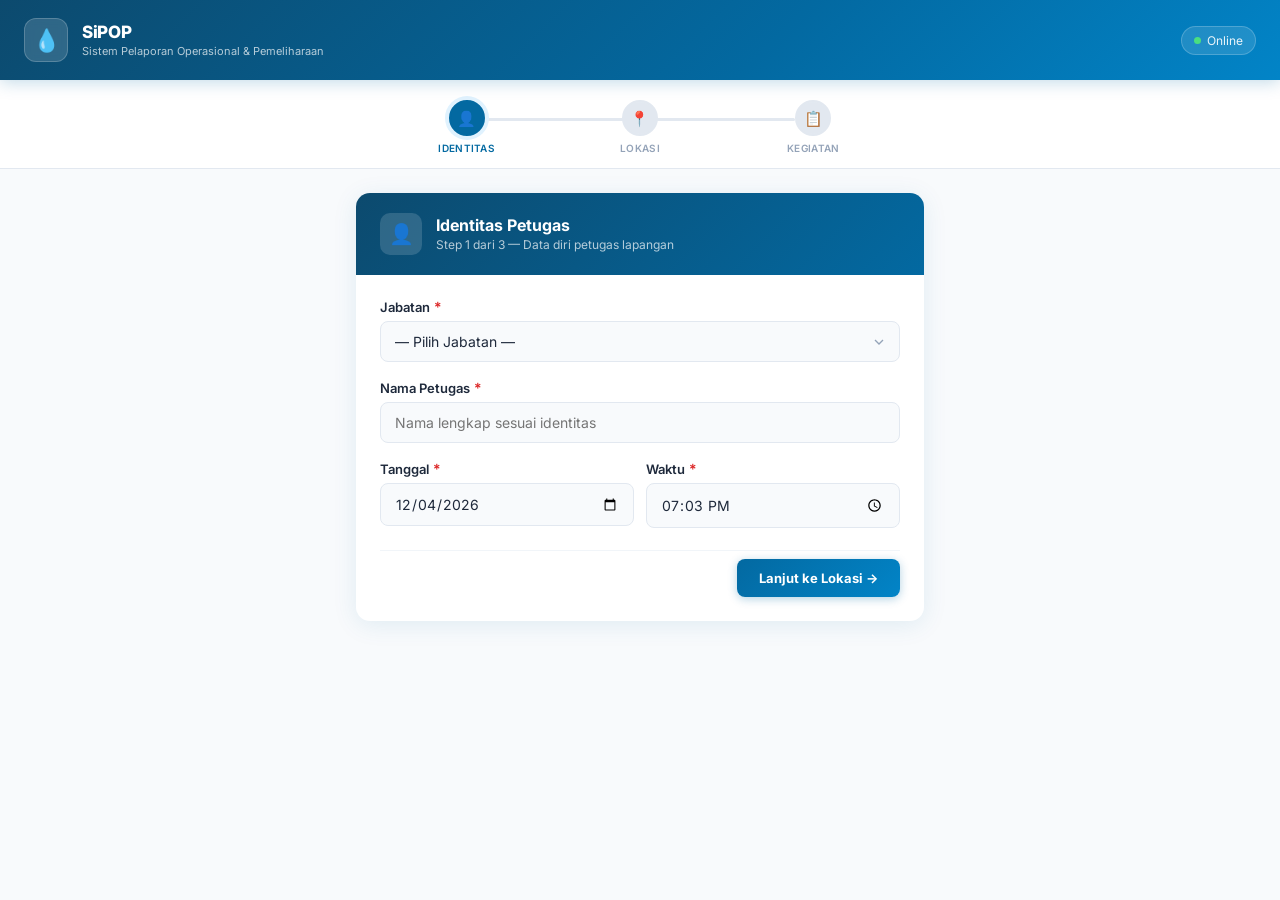
<file: index.html>
<!DOCTYPE html>
<html lang="id">
<head>
<meta charset="UTF-8">
<meta name="viewport" content="width=device-width, initial-scale=1.0">
<title>SiPOP – Sistem Pelaporan Operasional & Pemeliharaan</title>
<meta name="theme-color" content="#0369a1">
<meta name="description" content="Aplikasi pelaporan operasional & pemeliharaan irigasi lapangan, dapat digunakan semi-offline.">
<link rel="manifest" href="manifest.json">
<link rel="icon" href="icon-192.png">
<link rel="apple-touch-icon" href="icon-192.png">
<link href="https://fonts.googleapis.com/css2?family=Inter:wght@400;500;600;700;800&display=swap" rel="stylesheet">
<style>
  *, *::before, *::after { box-sizing: border-box; margin: 0; padding: 0; }

  :root {
    --blue-dark:   #0c4a6e;
    --blue:        #0369a1;
    --blue-mid:    #0284c7;
    --blue-light:  #e0f2fe;
    --green:       #16a34a;
    --green-light: #dcfce7;
    --gray-50:     #f8fafc;
    --gray-100:    #f1f5f9;
    --gray-200:    #e2e8f0;
    --gray-400:    #94a3b8;
    --gray-600:    #475569;
    --gray-800:    #1e293b;
    --red:         #dc2626;
    --red-light:   #fee2e2;
    --amber:       #d97706;
    --amber-light: #fef3c7;
    --white:       #ffffff;
    --radius:      14px;
    --radius-sm:   8px;
    --shadow:      0 4px 24px rgba(3,105,161,0.10);
    --shadow-sm:   0 2px 8px rgba(3,105,161,0.07);
  }

  body {
    font-family: 'Inter', sans-serif;
    background: var(--gray-50);
    color: var(--gray-800);
    min-height: 100vh;
  }

  /* ── HEADER ── */
  header {
    background: linear-gradient(135deg, var(--blue-dark) 0%, var(--blue) 60%, var(--blue-mid) 100%);
    padding: 18px 24px;
    display: flex;
    align-items: center;
    justify-content: space-between;
    gap: 12px;
    position: sticky;
    top: 0;
    z-index: 100;
    box-shadow: 0 2px 16px rgba(3,105,161,0.25);
  }

  .header-brand {
    display: flex;
    align-items: center;
    gap: 14px;
  }

  .header-logo {
    width: 44px;
    height: 44px;
    background: rgba(255,255,255,0.15);
    border-radius: 12px;
    display: flex;
    align-items: center;
    justify-content: center;
    font-size: 22px;
    backdrop-filter: blur(4px);
    border: 1px solid rgba(255,255,255,0.2);
    flex-shrink: 0;
  }

  .header-text h1 {
    font-size: 17px;
    font-weight: 800;
    color: #fff;
    letter-spacing: -0.3px;
    line-height: 1.2;
  }

  .header-text p {
    font-size: 11px;
    color: rgba(255,255,255,0.70);
    margin-top: 2px;
    line-height: 1.3;
  }

  .header-badge {
    display: flex;
    align-items: center;
    gap: 6px;
    background: rgba(255,255,255,0.12);
    border: 1px solid rgba(255,255,255,0.2);
    border-radius: 20px;
    padding: 6px 12px;
    font-size: 12px;
    color: rgba(255,255,255,0.9);
    white-space: nowrap;
    flex-shrink: 0;
  }

  .dot {
    width: 7px; height: 7px;
    border-radius: 50%;
    background: #fbbf24;
    animation: pulse 1.5s infinite;
  }
  .dot.on { background: #4ade80; animation: none; }

  @keyframes pulse {
    0%,100% { opacity:1; } 50% { opacity:0.4; }
  }

  /* ── STEPPER ── */
  .stepper-wrap {
    background: var(--white);
    border-bottom: 1px solid var(--gray-200);
    padding: 20px 24px 0;
  }

  .stepper {
    display: flex;
    align-items: flex-start;
    justify-content: center;
    gap: 0;
    max-width: 520px;
    margin: 0 auto;
    position: relative;
  }

  .step-track {
    position: absolute;
    top: 18px;
    left: calc(16.66% + 18px);
    right: calc(16.66% + 18px);
    height: 3px;
    background: var(--gray-200);
    border-radius: 2px;
    z-index: 0;
  }

  .step-track-fill {
    height: 100%;
    background: linear-gradient(90deg, var(--blue), var(--green));
    border-radius: 2px;
    width: 0%;
    transition: width 0.5s cubic-bezier(.4,0,.2,1);
  }

  .step-item {
    flex: 1;
    display: flex;
    flex-direction: column;
    align-items: center;
    gap: 6px;
    position: relative;
    z-index: 1;
    padding-bottom: 14px;
    cursor: default;
  }

  .step-circle {
    width: 36px; height: 36px;
    border-radius: 50%;
    background: var(--gray-200);
    color: var(--gray-400);
    display: flex;
    align-items: center;
    justify-content: center;
    font-size: 15px;
    font-weight: 700;
    transition: all 0.3s;
    border: 2px solid var(--gray-200);
  }

  .step-item.active .step-circle {
    background: var(--blue);
    border-color: var(--blue);
    color: #fff;
    box-shadow: 0 0 0 4px var(--blue-light);
  }

  .step-item.done .step-circle {
    background: var(--green);
    border-color: var(--green);
    color: #fff;
  }

  .step-label {
    font-size: 10px;
    font-weight: 600;
    color: var(--gray-400);
    text-align: center;
    letter-spacing: 0.3px;
    text-transform: uppercase;
  }

  .step-item.active .step-label { color: var(--blue); }
  .step-item.done  .step-label  { color: var(--green); }

  /* ── MAIN ── */
  main {
    max-width: 600px;
    margin: 0 auto;
    padding: 24px 16px 40px;
  }

  /* ── CARD ── */
  .card {
    background: var(--white);
    border-radius: var(--radius);
    box-shadow: var(--shadow);
    overflow: hidden;
    animation: slideUp 0.35s cubic-bezier(.4,0,.2,1);
  }

  @keyframes slideUp {
    from { opacity:0; transform:translateY(18px); }
    to   { opacity:1; transform:translateY(0); }
  }

  .card-head {
    background: linear-gradient(135deg, var(--blue-dark), var(--blue));
    padding: 20px 24px;
    display: flex;
    align-items: center;
    gap: 14px;
  }

  .card-head-icon {
    width: 42px; height: 42px;
    background: rgba(255,255,255,0.15);
    border-radius: 10px;
    display: flex;
    align-items: center;
    justify-content: center;
    font-size: 20px;
    flex-shrink: 0;
  }

  .card-head h2 {
    font-size: 16px;
    font-weight: 700;
    color: #fff;
    line-height: 1.2;
  }

  .card-head p {
    font-size: 12px;
    color: rgba(255,255,255,0.70);
    margin-top: 2px;
  }

  .card-body {
    padding: 24px;
    display: flex;
    flex-direction: column;
    gap: 18px;
  }

  /* ── SECTION DIVIDER ── */
  .section-label {
    font-size: 11px;
    font-weight: 700;
    color: var(--blue);
    text-transform: uppercase;
    letter-spacing: 0.8px;
    padding-bottom: 8px;
    border-bottom: 2px solid var(--blue-light);
    margin-bottom: 4px;
  }

  /* ── FIELD ── */
  .field { display: flex; flex-direction: column; gap: 6px; }
  .field-row { display: grid; grid-template-columns: 1fr 1fr; gap: 12px; }

  label.lbl {
    font-size: 13px;
    font-weight: 600;
    color: var(--gray-800);
    display: flex;
    align-items: center;
    gap: 4px;
  }

  .req { color: var(--red); font-size: 14px; line-height: 1; }

  input[type="text"],
  input[type="date"],
  input[type="time"],
  select,
  textarea {
    width: 100%;
    padding: 11px 14px;
    border: 1.5px solid var(--gray-200);
    border-radius: var(--radius-sm);
    font-family: 'Inter', sans-serif;
    font-size: 14px;
    color: var(--gray-800);
    background: var(--gray-50);
    outline: none;
    transition: border-color 0.2s, box-shadow 0.2s, background 0.2s;
    appearance: none;
    -webkit-appearance: none;
  }

  input:focus, select:focus, textarea:focus {
    border-color: var(--blue);
    background: var(--white);
    box-shadow: 0 0 0 3px var(--blue-light);
  }

  select {
    background-image: url("data:image/svg+xml,%3Csvg xmlns='http://www.w3.org/2000/svg' width='16' height='16' viewBox='0 0 24 24' fill='none' stroke='%2394a3b8' stroke-width='2'%3E%3Cpath d='M6 9l6 6 6-6'/%3E%3C/svg%3E");
    background-repeat: no-repeat;
    background-position: right 12px center;
    padding-right: 36px;
    cursor: pointer;
  }

  textarea { resize: vertical; min-height: 80px; line-height: 1.5; }

  /* ── GPS ROW ── */
  .gps-row { display: flex; gap: 8px; }
  .gps-row input { flex: 1; }

  .btn-gps {
    padding: 0 14px;
    background: var(--blue-light);
    border: 1.5px solid var(--blue);
    color: var(--blue);
    border-radius: var(--radius-sm);
    font-size: 12px;
    font-weight: 600;
    cursor: pointer;
    white-space: nowrap;
    transition: all 0.2s;
    font-family: 'Inter', sans-serif;
  }
  .btn-gps:hover { background: var(--blue); color: #fff; }

  /* ── CHECKLIST ── */
  .checklist { display: flex; flex-direction: column; gap: 8px; }

  .check-item {
    display: flex;
    align-items: flex-start;
    gap: 12px;
    padding: 12px 14px;
    border: 1.5px solid var(--gray-200);
    border-radius: var(--radius-sm);
    cursor: pointer;
    transition: all 0.2s;
    background: var(--gray-50);
    user-select: none;
  }

  .check-item:hover { border-color: var(--blue); background: var(--blue-light); }
  .check-item.selected { border-color: var(--blue); background: var(--blue-light); }

  .check-item input[type="checkbox"] {
    width: 18px; height: 18px;
    accent-color: var(--blue);
    margin-top: 1px;
    flex-shrink: 0;
    cursor: pointer;
    border-radius: 4px;
  }

  .check-item-text {
    display: flex;
    flex-direction: column;
    gap: 2px;
  }

  .check-item-text strong {
    font-size: 13px;
    font-weight: 600;
    color: var(--gray-800);
  }

  .check-item-text span {
    font-size: 11px;
    color: var(--gray-600);
  }

  /* ── UPLOAD FOTO ── */
  .upload-zone {
    border: 2px dashed var(--gray-200);
    border-radius: var(--radius-sm);
    padding: 24px;
    text-align: center;
    cursor: pointer;
    transition: all 0.2s;
    background: var(--gray-50);
  }

  .upload-zone:hover { border-color: var(--blue); background: var(--blue-light); }
  .upload-zone.dragover { border-color: var(--blue); background: var(--blue-light); }

  .upload-zone input[type="file"] { display: none; }

  .upload-icon { font-size: 32px; margin-bottom: 8px; }
  .upload-text { font-size: 13px; font-weight: 600; color: var(--blue); }
  .upload-sub  { font-size: 11px; color: var(--gray-400); margin-top: 4px; }

  .photo-grid {
    display: grid;
    grid-template-columns: repeat(3, 1fr);
    gap: 8px;
    margin-top: 12px;
  }

  .photo-thumb {
    position: relative;
    border-radius: var(--radius-sm);
    overflow: hidden;
    aspect-ratio: 1;
    background: var(--gray-200);
  }

  .photo-thumb img {
    width: 100%; height: 100%;
    object-fit: cover;
  }

  .photo-thumb .remove-btn {
    position: absolute;
    top: 4px; right: 4px;
    width: 20px; height: 20px;
    background: rgba(0,0,0,0.6);
    border-radius: 50%;
    border: none;
    color: #fff;
    font-size: 11px;
    cursor: pointer;
    display: flex;
    align-items: center;
    justify-content: center;
    line-height: 1;
  }

  .upload-status {
    font-size: 12px;
    color: var(--gray-600);
    margin-top: 8px;
  }

  .upload-progress {
    display: none;
    margin-top: 8px;
  }

  .progress-bar {
    height: 4px;
    background: var(--gray-200);
    border-radius: 2px;
    overflow: hidden;
  }

  .progress-fill {
    height: 100%;
    background: linear-gradient(90deg, var(--blue), var(--green));
    border-radius: 2px;
    width: 0%;
    transition: width 0.3s;
  }

  /* ── NAV BUTTONS ── */
  .nav-row {
    display: flex;
    justify-content: space-between;
    align-items: center;
    gap: 12px;
    padding-top: 8px;
    border-top: 1px solid var(--gray-100);
    margin-top: 4px;
  }

  .btn-back {
    padding: 11px 20px;
    background: var(--white);
    border: 1.5px solid var(--gray-200);
    border-radius: var(--radius-sm);
    font-size: 13px;
    font-weight: 600;
    color: var(--gray-600);
    cursor: pointer;
    font-family: 'Inter', sans-serif;
    transition: all 0.2s;
  }
  .btn-back:hover { border-color: var(--gray-400); color: var(--gray-800); }

  .btn-next {
    padding: 11px 22px;
    background: linear-gradient(135deg, var(--blue), var(--blue-mid));
    border: none;
    border-radius: var(--radius-sm);
    font-size: 13px;
    font-weight: 700;
    color: #fff;
    cursor: pointer;
    font-family: 'Inter', sans-serif;
    transition: all 0.2s;
    display: flex;
    align-items: center;
    gap: 8px;
    box-shadow: 0 2px 10px rgba(3,105,161,0.3);
  }
  .btn-next:hover { transform: translateY(-1px); box-shadow: 0 4px 16px rgba(3,105,161,0.4); }
  .btn-next:disabled { opacity: 0.6; cursor: not-allowed; transform: none; }

  .btn-submit {
    background: linear-gradient(135deg, var(--green), #15803d);
    box-shadow: 0 2px 10px rgba(22,163,74,0.3);
  }
  .btn-submit:hover { box-shadow: 0 4px 16px rgba(22,163,74,0.4); }

  /* ── SPINNER ── */
  .spinner {
    width: 14px; height: 14px;
    border: 2px solid rgba(255,255,255,0.3);
    border-top-color: #fff;
    border-radius: 50%;
    animation: spin 0.7s linear infinite;
    display: none;
  }
  @keyframes spin { to { transform: rotate(360deg); } }

  /* ── STEP PAGES ── */
  .step-page { display: none; }
  .step-page.active { display: block; }

  /* ── SUCCESS PAGE ── */
  .success-wrap {
    text-align: center;
    padding: 40px 24px;
  }

  .success-icon {
    font-size: 64px;
    margin-bottom: 16px;
    animation: pop 0.5s cubic-bezier(.36,.07,.19,.97);
  }

  @keyframes pop {
    0%   { transform: scale(0); }
    80%  { transform: scale(1.1); }
    100% { transform: scale(1); }
  }

  .success-wrap h2 {
    font-size: 22px;
    font-weight: 800;
    color: var(--gray-800);
    margin-bottom: 8px;
  }

  .success-wrap p {
    font-size: 14px;
    color: var(--gray-600);
    margin-bottom: 24px;
    line-height: 1.5;
  }

  .summary-box {
    background: var(--gray-50);
    border: 1px solid var(--gray-200);
    border-radius: var(--radius-sm);
    overflow: hidden;
    margin-bottom: 24px;
    text-align: left;
  }

  .summary-box table { width: 100%; border-collapse: collapse; }
  .summary-box td { padding: 10px 14px; font-size: 13px; border-bottom: 1px solid var(--gray-100); }
  .summary-box td:first-child { color: var(--gray-600); width: 40%; font-weight: 500; }
  .summary-box td:last-child  { font-weight: 600; color: var(--gray-800); }
  .summary-box tr:last-child td { border-bottom: none; }

  .btn-new {
    padding: 12px 28px;
    background: linear-gradient(135deg, var(--blue), var(--blue-mid));
    border: none;
    border-radius: var(--radius-sm);
    font-size: 14px;
    font-weight: 700;
    color: #fff;
    cursor: pointer;
    font-family: 'Inter', sans-serif;
    box-shadow: 0 2px 10px rgba(3,105,161,0.3);
    transition: all 0.2s;
  }
  .btn-new:hover { transform: translateY(-1px); }

  /* ── TOAST ── */
  .toast {
    position: fixed;
    bottom: -80px;
    left: 50%;
    transform: translateX(-50%);
    background: var(--gray-800);
    color: #fff;
    padding: 12px 20px;
    border-radius: 24px;
    font-size: 13px;
    font-weight: 500;
    display: flex;
    align-items: center;
    gap: 8px;
    z-index: 999;
    transition: bottom 0.35s cubic-bezier(.4,0,.2,1);
    white-space: nowrap;
    max-width: 90vw;
    box-shadow: 0 8px 32px rgba(0,0,0,0.25);
  }
  .toast.show { bottom: 28px; }
  .toast.success { background: var(--green); }
  .toast.warn    { background: var(--amber); }
  .toast.error   { background: var(--red); }

  /* ── OFFLINE PENDING BANNER ── */
  .pending-banner {
    display: none;
    align-items: center;
    justify-content: space-between;
    gap: 12px;
    background: var(--amber-light);
    border-bottom: 1px solid #fcd34d;
    padding: 10px 20px;
    font-size: 12.5px;
    color: #92400e;
    font-weight: 600;
    flex-wrap: wrap;
  }

  .pending-banner .btn-sync {
    background: var(--amber);
    color: #fff;
    border: none;
    border-radius: 20px;
    padding: 7px 14px;
    font-size: 12px;
    font-weight: 700;
    cursor: pointer;
    white-space: nowrap;
    flex-shrink: 0;
  }
  .pending-banner .btn-sync:active { transform: scale(0.97); }
  .pending-banner .btn-sync:disabled { opacity: 0.6; cursor: default; }

  /* ── RESPONSIVE ── */
  @media (max-width: 480px) {
    header { padding: 14px 16px; }
    .header-text h1 { font-size: 15px; }
    .field-row { grid-template-columns: 1fr; }
    main { padding: 16px 12px 40px; }
    .card-body { padding: 18px 16px; }
    .stepper-wrap { padding: 16px 16px 0; }
    .photo-grid { grid-template-columns: repeat(3, 1fr); }
  }
</style>
</head>
<body>

<!-- HEADER -->
<header>
  <div class="header-brand">
    <div class="header-logo">💧</div>
    <div class="header-text">
      <h1>SiPOP</h1>
      <p>Sistem Pelaporan Operasional & Pemeliharaan</p>
    </div>
  </div>
  <div class="header-badge">
    <span class="dot" id="statusDot"></span>
    <span id="statusText">Menghubungkan…</span>
  </div>
</header>

<!-- BANNER LAPORAN TERTUNDA (OFFLINE) -->
<div class="pending-banner" id="pendingBanner">
  <span>📥 <span id="pendingCount">0</span> laporan tersimpan di perangkat, menunggu koneksi internet.</span>
  <button class="btn-sync" id="btnSync" onclick="syncPendingReports()">🔄 Sinkronkan Sekarang</button>
</div>

<!-- STEPPER -->
<div class="stepper-wrap">
  <div class="stepper">
    <div class="step-track"><div class="step-track-fill" id="trackFill"></div></div>
    <div class="step-item active" id="si0">
      <div class="step-circle">👤</div>
      <div class="step-label">Identitas</div>
    </div>
    <div class="step-item" id="si1">
      <div class="step-circle">📍</div>
      <div class="step-label">Lokasi</div>
    </div>
    <div class="step-item" id="si2">
      <div class="step-circle">📋</div>
      <div class="step-label">Kegiatan</div>
    </div>
  </div>
</div>

<!-- MAIN -->
<main>

  <!-- ══ STEP 0: IDENTITAS ══ -->
  <div class="step-page active" id="page0">
    <div class="card">
      <div class="card-head">
        <div class="card-head-icon">👤</div>
        <div>
          <h2>Identitas Petugas</h2>
          <p>Step 1 dari 3 — Data diri petugas lapangan</p>
        </div>
      </div>
      <div class="card-body">

        <div class="field">
          <label class="lbl">Jabatan <span class="req">*</span></label>
          <select id="jabatan">
            <option value="">— Pilih Jabatan —</option>
            <option value="POB – Petugas Operasi Bendung">POB – Petugas Operasi Bendung</option>
            <option value="PPA – Petugas Pintu Air">PPA – Petugas Pintu Air</option>
            <option value="Pengamat Perairan">Pengamat Perairan</option>
            <option value="Juru Pengairan">Juru Pengairan</option>
            <option value="Staf Pengamat">Staf Pengamat</option>
            <option value="Lainnya">Lainnya</option>
          </select>
        </div>

        <div class="field">
          <label class="lbl">Nama Petugas <span class="req">*</span></label>
          <input type="text" id="namaPetugas" placeholder="Nama lengkap sesuai identitas">
        </div>

        <div class="field-row">
          <div class="field">
            <label class="lbl">Tanggal <span class="req">*</span></label>
            <input type="date" id="tanggal">
          </div>
          <div class="field">
            <label class="lbl">Waktu <span class="req">*</span></label>
            <input type="time" id="waktu">
          </div>
        </div>

        <div class="nav-row">
          <div></div>
          <button class="btn-next" onclick="goStep(1)">Lanjut ke Lokasi →</button>
        </div>
      </div>
    </div>
  </div>

  <!-- ══ STEP 1: LOKASI ══ -->
  <div class="step-page" id="page1">
    <div class="card">
      <div class="card-head">
        <div class="card-head-icon">📍</div>
        <div>
          <h2>Lokasi Tugas</h2>
          <p>Step 2 dari 3 — Data lokasi irigasi & wilayah</p>
        </div>
      </div>
      <div class="card-body">

        <div class="section-label">🌊 Daerah Irigasi</div>

        <div class="field">
          <label class="lbl">Nama Daerah Irigasi <span class="req">*</span></label>
          <input type="text" id="namaDI" list="list-irigasi" placeholder="Contoh: DI. Aeroki, DI. Batu Putih, DI. Cancar">
         
         <datalist id="list-irigasi">
          <option value="DI Aeroki">DI Aeroki</option>
          <option value="DI Batu Putih">DI Batu Putih</option>
          <option value="DI Biluana">DI Biluana</option>
          <option value="DI Cancar">DI Cancar</option>
          <option value="DI Enorain">DI Enorain</option>
          <option value="DI Fatubesi">DI Fatubesi</option>
          <option value="DI Ganggong">DI Ganggong</option>
          <option value="DI Golowoi">DI Golowoi</option>
          <option value="DI Hasfuik">DI Hasfuik</option>
          <option value="DI Kolisia">DI Kolisia</option>
          <option value="DI Konga">DI Konga</option>
          <option value="DI Loli">DI Loli</option>
          <option value="DI Luwur Weton">DI Luwur Weton</option>
          <option value="DI Malatawa">DI Malatawa</option>
          <option value="DI Malawitu">DI Malawitu</option>
          <option value="DI Mangili">DI Mangili</option>
          <option value="DI Mataiyang">DI Mataiyang</option>
          <option value="DI Mataliku">DI Mataliku</option>
          <option value="DI Maubusa">DI Maubusa</option>
          <option value="DI Melolo">DI Melolo</option>
          <option value="DI Nuanuka">DI Nuanuka</option>
          <option value="DI Obor">DI Obor</option>
          <option value="DI Satar Lenda">DI Satar Lenda</option>
          <option value="DI Wae Ganggang">DI Wae Ganggang</option>
          <option value="DI Wae Ces I-IV">DI Wae Ces I-IV</option>
          <option value="DI Wae Mokel I,II">DI Wae Mokel I,II</option>
          <option value="DI Wae Paku">DI Wae Paku</option>
          <option value="DI Wae Rana">DI Wae Rana</option>
          <option value="DI Wae Rancang">DI Wae Rancang</option>
          <option value="DI Waekelak">DI Waekelak</option>
          <option value="DI Waekelo Sawah">DI Waekelo Sawah</option>
          <option value="DI Waewadan">DI Waewadan</option>
          <option value="DI Wanokaka">DI Wanokaka</option>
          <option value="DI Weliman">DI Weliman</option>
         </datalist>
        </div>

        <div class="field">
          <label class="lbl">Nama Saluran / Bangunan <span class="req">*</span></label>
          <input type="text" id="namaSaluran" placeholder="Contoh: Saluran Primer, Sekunder, Tersier">
        </div>

        <div class="section-label">🏘️ Wilayah Administrasi</div>

        <div class="field">
          <label class="lbl">Nama Desa</label>
          <input type="text" id="namaDesa" placeholder="Nama desa lokasi tugas">
        </div>

        <div class="field-row">
          <div class="field">
            <label class="lbl">Kecamatan</label>
            <input type="text" id="kecamatan" placeholder="Nama kecamatan">
          </div>
          <div class="field">
            <label class="lbl">Kabupaten</label>
            <input type="text" id="kabupaten" placeholder="Nama kabupaten">
          </div>
        </div>

        <div class="section-label">📡 Titik Koordinat GPS</div>

        <div class="field">
          <label class="lbl">Koordinat Lokasi</label>
          <div class="gps-row">
            <input type="text" id="koordinat" placeholder="Latitude, Longitude">
            <button class="btn-gps" onclick="getGPS()">📡 Deteksi GPS</button>
          </div>
        </div>

        <div class="nav-row">
          <button class="btn-back" onclick="goStep(0)">← Kembali</button>
          <button class="btn-next" onclick="goStep(2)">Lanjut ke Kegiatan →</button>
        </div>
      </div>
    </div>
  </div>

  <!-- ══ STEP 2: KEGIATAN ══ -->
  <div class="step-page" id="page2">
    <div class="card">
      <div class="card-head">
        <div class="card-head-icon">📋</div>
        <div>
          <h2>Kegiatan & Laporan</h2>
          <p>Step 3 dari 3 — Dokumentasi kegiatan lapangan</p>
        </div>
      </div>
      <div class="card-body">

        <div class="section-label">✅ Kegiatan yang Dilakukan</div>

        <div class="checklist" id="kegiatanList">
          <label class="check-item" onclick="toggleCheck(this)">
            <input type="checkbox" value="Inspeksi Saluran">
            <div class="check-item-text">
              <strong>🔍 Inspeksi Saluran</strong>
              <span>Pengecekan kondisi saluran irigasi di lapangan</span>
            </div>
          </label>
          <label class="check-item" onclick="toggleCheck(this)">
            <input type="checkbox" value="Operasi Pintu Air">
            <div class="check-item-text">
              <strong>🚪 Operasi Pintu Air</strong>
              <span>Membuka / menutup pintu air sesuai jadwal</span>
            </div>
          </label>
          <label class="check-item" onclick="toggleCheck(this)">
            <input type="checkbox" value="Pemeliharaan Rutin Saluran">
            <div class="check-item-text">
              <strong>🧹 Pemeliharaan Rutin Saluran</strong>
              <span>Pembersihan sedimen, gulma, dan sampah</span>
            </div>
          </label>
          <label class="check-item" onclick="toggleCheck(this)">
            <input type="checkbox" value="Pemeliharaan Bangunan Irigasi">
            <div class="check-item-text">
              <strong>🔧 Pemeliharaan Bangunan Irigasi</strong>
              <span>Perbaikan bangunan, plesteran, dan struktur</span>
            </div>
          </label>
          <label class="check-item" onclick="toggleCheck(this)">
            <input type="checkbox" value="Pencatatan Debit Air">
            <div class="check-item-text">
              <strong>📊 Pencatatan Debit Air</strong>
              <span>Pengukuran dan pencatatan debit aliran air</span>
            </div>
          </label>
          <label class="check-item" onclick="toggleCheck(this)">
            <input type="checkbox" value="Koordinasi dengan Petani / P3A">
            <div class="check-item-text">
              <strong>🤝 Koordinasi dengan Petani / P3A</strong>
              <span>Rapat, koordinasi, dan komunikasi dengan P3A</span>
            </div>
          </label>
          <label class="check-item" onclick="toggleCheck(this)">
            <input type="checkbox" value="Pelaporan Kerusakan">
            <div class="check-item-text">
              <strong>⚠️ Pelaporan Kerusakan</strong>
              <span>Dokumentasi dan pelaporan kerusakan infrastruktur</span>
            </div>
          </label>
          <label class="check-item" onclick="toggleCheck(this)">
            <input type="checkbox" value="Lainnya">
            <div class="check-item-text">
              <strong>📝 Lainnya</strong>
              <span>Kegiatan lain di luar daftar di atas</span>
            </div>
          </label>
        </div>

        <div class="section-label">📸 Dokumentasi Foto</div>

        <div class="field">
          <div class="upload-zone" id="uploadZone" onclick="document.getElementById('fotoInput').click()">
            <input type="file" id="fotoInput" accept="image/*" multiple onchange="handleFiles(this.files)">
            <div class="upload-icon">📷</div>
            <div class="upload-text">Tap untuk unggah foto</div>
            <div class="upload-sub">Bisa pilih beberapa foto sekaligus · JPG, PNG, HEIC</div>
          </div>
          <div class="upload-progress" id="uploadProgress">
            <div style="display:flex;justify-content:space-between;margin-bottom:4px;">
              <span style="font-size:12px;color:var(--gray-600)" id="uploadLabel">Mengunggah foto…</span>
              <span style="font-size:12px;font-weight:600;color:var(--blue)" id="uploadPct">0%</span>
            </div>
            <div class="progress-bar"><div class="progress-fill" id="progressFill"></div></div>
          </div>
          <div class="photo-grid" id="photoGrid"></div>
          <div class="upload-status" id="uploadStatus"></div>
        </div>

        <div class="section-label">📝 Catatan Tambahan</div>

        <div class="field">
          <textarea id="catatanTambahan" placeholder="Tuliskan temuan lapangan, kondisi khusus, atau hal penting lainnya…" rows="4"></textarea>
        </div>

        <div class="nav-row">
          <button class="btn-back" onclick="goStep(1)">← Kembali</button>
          <button class="btn-next btn-submit" id="btnSubmit" onclick="submitForm()">
            <span class="spinner" id="submitSpinner"></span>
            <span id="submitText">📤 Kirim Laporan</span>
          </button>
        </div>
      </div>
    </div>
  </div>

  <!-- ══ STEP 3: SUKSES ══ -->
  <div class="step-page" id="page3">
    <div class="card">
      <div class="success-wrap">
        <div class="success-icon">🎉</div>
        <h2>Laporan Terkirim!</h2>
        <p>Data laporan Anda telah berhasil disimpan.<br>Terima kasih atas laporan Anda.</p>
        <div class="summary-box" id="summaryBox"></div>
        <button class="btn-new" onclick="resetForm()">➕ Buat Laporan Baru</button>
      </div>
    </div>
  </div>

</main>

<!-- TOAST -->
<div class="toast" id="toast">
  <span id="toastIcon">ℹ️</span>
  <span id="toastMsg"></span>
</div>

<script src="app.js"></script>
<script>
  // Daftarkan Service Worker agar app shell (HTML/JS) ter-cache
  // dan aplikasi tetap bisa dibuka walau tanpa koneksi internet.
  if ('serviceWorker' in navigator) {
    window.addEventListener('load', function () {
      navigator.serviceWorker.register('sw.js').catch(function (err) {
        console.warn('Gagal mendaftarkan service worker:', err);
      });
    });
  }
</script>
</body>
</html>
</file>
